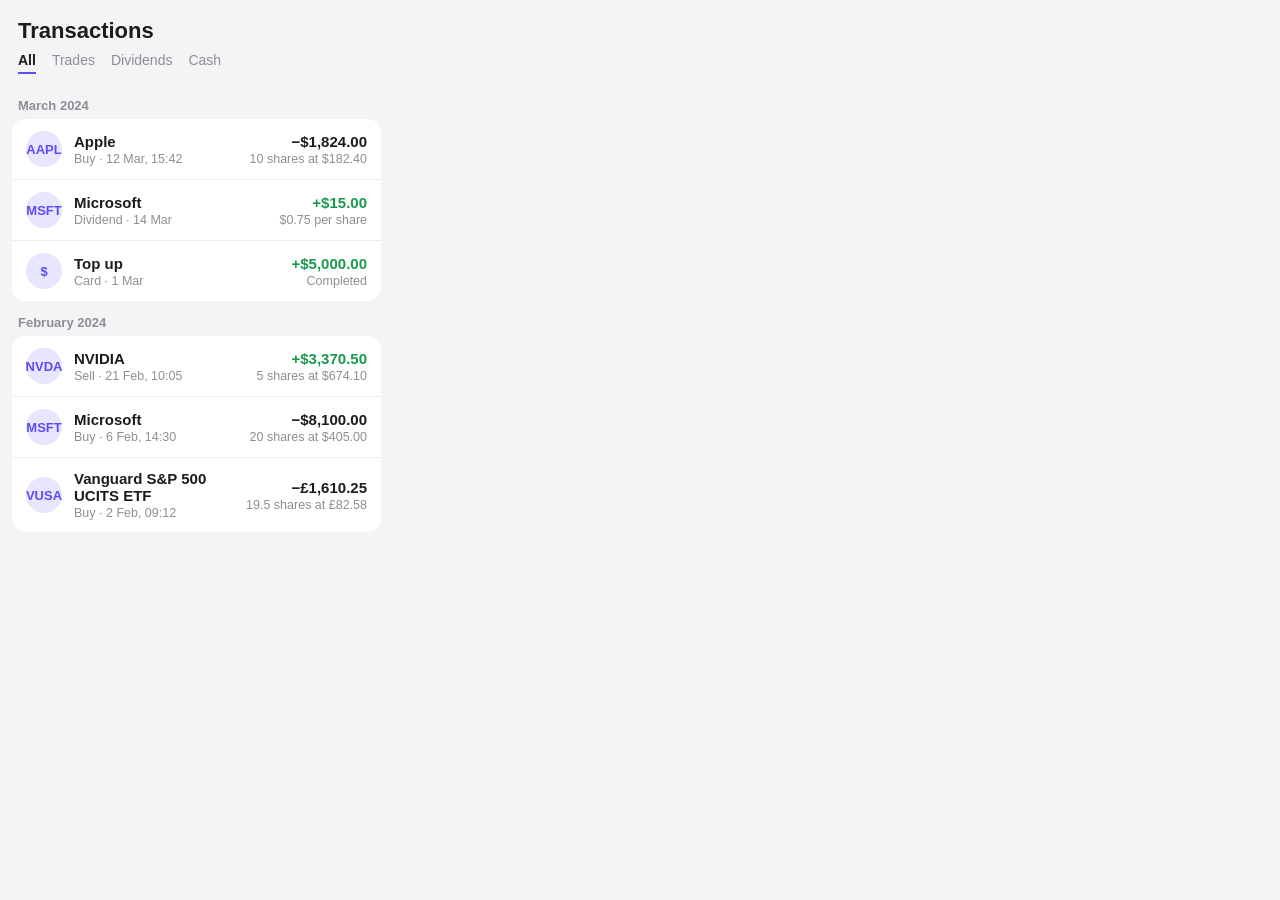
<file: tests/data/import/src/activity.html>
<!doctype html><html><head><meta charset="utf-8"><style>
body{margin:0;background:#f4f4f7;font-family:-apple-system,Helvetica,Arial,sans-serif;color:#1c1c1e;width:393px}
.top{padding:18px 18px 8px;font-size:22px;font-weight:700}.tabs{display:flex;gap:16px;padding:0 18px 10px;color:#8e8e93;font-size:14px}.tabs b{color:#1c1c1e;border-bottom:2px solid #5b4cf5;padding-bottom:4px}
.m{padding:14px 18px 6px;font-size:13px;color:#8e8e93;font-weight:600}
.card{background:#fff;margin:0 12px;border-radius:14px}
.r{display:flex;align-items:center;padding:12px 14px;border-bottom:1px solid #eee}.r:last-child{border:none}
.ic{width:36px;height:36px;border-radius:50%;background:#e8e6ff;color:#5b4cf5;display:flex;align-items:center;justify-content:center;font-weight:700;font-size:13px;margin-right:12px}
.t{flex:1}.t div:first-child{font-size:15px;font-weight:600}.t div:last-child{font-size:12.5px;color:#8e8e93;margin-top:2px}
.a{text-align:right}.a div:first-child{font-size:15px;font-weight:600}.a div:last-child{font-size:12.5px;color:#8e8e93;margin-top:2px}.g{color:#1a9a4b}
</style></head><body>
<div class="top">Transactions</div><div class="tabs"><b>All</b><span>Trades</span><span>Dividends</span><span>Cash</span></div>
<div class="m">March 2024</div><div class="card">
<div class="r"><div class="ic">AAPL</div><div class="t"><div>Apple</div><div>Buy · 12 Mar, 15:42</div></div><div class="a"><div>−$1,824.00</div><div>10 shares at $182.40</div></div></div>
<div class="r"><div class="ic">MSFT</div><div class="t"><div>Microsoft</div><div>Dividend · 14 Mar</div></div><div class="a"><div class="g">+$15.00</div><div>$0.75 per share</div></div></div>
<div class="r"><div class="ic">$</div><div class="t"><div>Top up</div><div>Card · 1 Mar</div></div><div class="a"><div class="g">+$5,000.00</div><div>Completed</div></div></div>
</div>
<div class="m">February 2024</div><div class="card">
<div class="r"><div class="ic">NVDA</div><div class="t"><div>NVIDIA</div><div>Sell · 21 Feb, 10:05</div></div><div class="a"><div class="g">+$3,370.50</div><div>5 shares at $674.10</div></div></div>
<div class="r"><div class="ic">MSFT</div><div class="t"><div>Microsoft</div><div>Buy · 6 Feb, 14:30</div></div><div class="a"><div>−$8,100.00</div><div>20 shares at $405.00</div></div></div>
<div class="r"><div class="ic">VUSA</div><div class="t"><div>Vanguard S&amp;P 500 UCITS ETF</div><div>Buy · 2 Feb, 09:12</div></div><div class="a"><div>−£1,610.25</div><div>19.5 shares at £82.58</div></div></div>
</div></body></html>
</file>
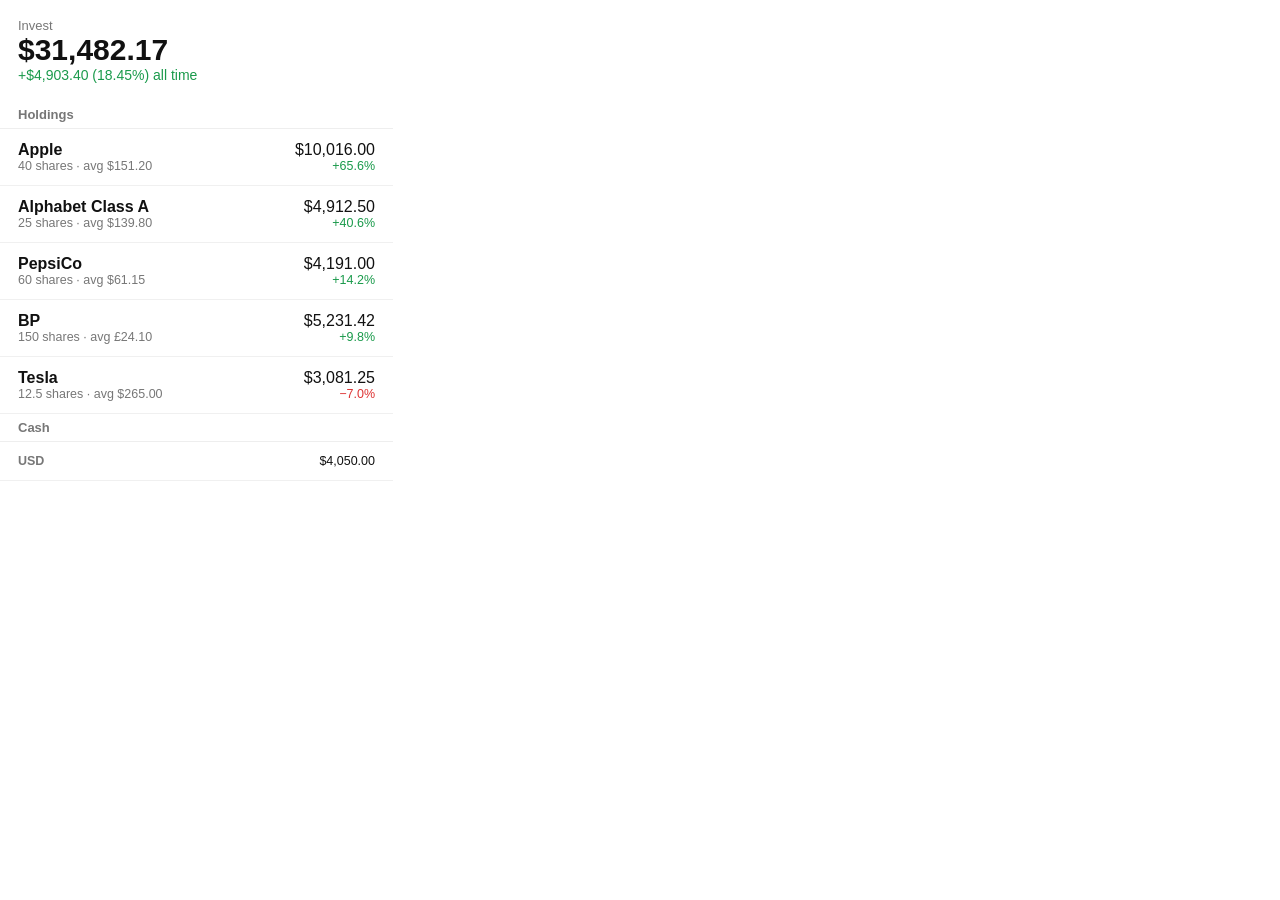
<file: tests/data/import/src/holdings.html>
<!doctype html><html><head><meta charset="utf-8"><style>
body{margin:0;background:#fff;font-family:-apple-system,Helvetica,Arial,sans-serif;color:#111;width:393px}
.h{padding:18px}.h div:first-child{font-size:13px;color:#777}.h div:nth-child(2){font-size:30px;font-weight:700}.h div:nth-child(3){color:#1a9a4b;font-size:14px}
.k{padding:6px 18px;font-size:13px;color:#777;font-weight:600;border-bottom:1px solid #eee}
.r{display:flex;padding:12px 18px;border-bottom:1px solid #f0f0f0}.r .n{flex:1}.r .n div:first-child{font-weight:600}.r .n div:last-child{font-size:12.5px;color:#777}.r .v{text-align:right}.r .v div:last-child{font-size:12.5px}
.g{color:#1a9a4b}.d{color:#d33}
</style></head><body>
<div class="h"><div>Invest</div><div>$31,482.17</div><div>+$4,903.40 (18.45%) all time</div></div>
<div class="k">Holdings</div>
<div class="r"><div class="n"><div>Apple</div><div>40 shares · avg $151.20</div></div><div class="v"><div>$10,016.00</div><div class="g">+65.6%</div></div></div>
<div class="r"><div class="n"><div>Alphabet Class A</div><div>25 shares · avg $139.80</div></div><div class="v"><div>$4,912.50</div><div class="g">+40.6%</div></div></div>
<div class="r"><div class="n"><div>PepsiCo</div><div>60 shares · avg $61.15</div></div><div class="v"><div>$4,191.00</div><div class="g">+14.2%</div></div></div>
<div class="r"><div class="n"><div>BP</div><div>150 shares · avg £24.10</div></div><div class="v"><div>$5,231.42</div><div class="g">+9.8%</div></div></div>
<div class="r"><div class="n"><div>Tesla</div><div>12.5 shares · avg $265.00</div></div><div class="v"><div>$3,081.25</div><div class="d">−7.0%</div></div></div>
<div class="k">Cash</div><div class="r"><div class="n"><div>USD</div></div><div class="v"><div>$4,050.00</div></div></div>
</body></html>
</file>
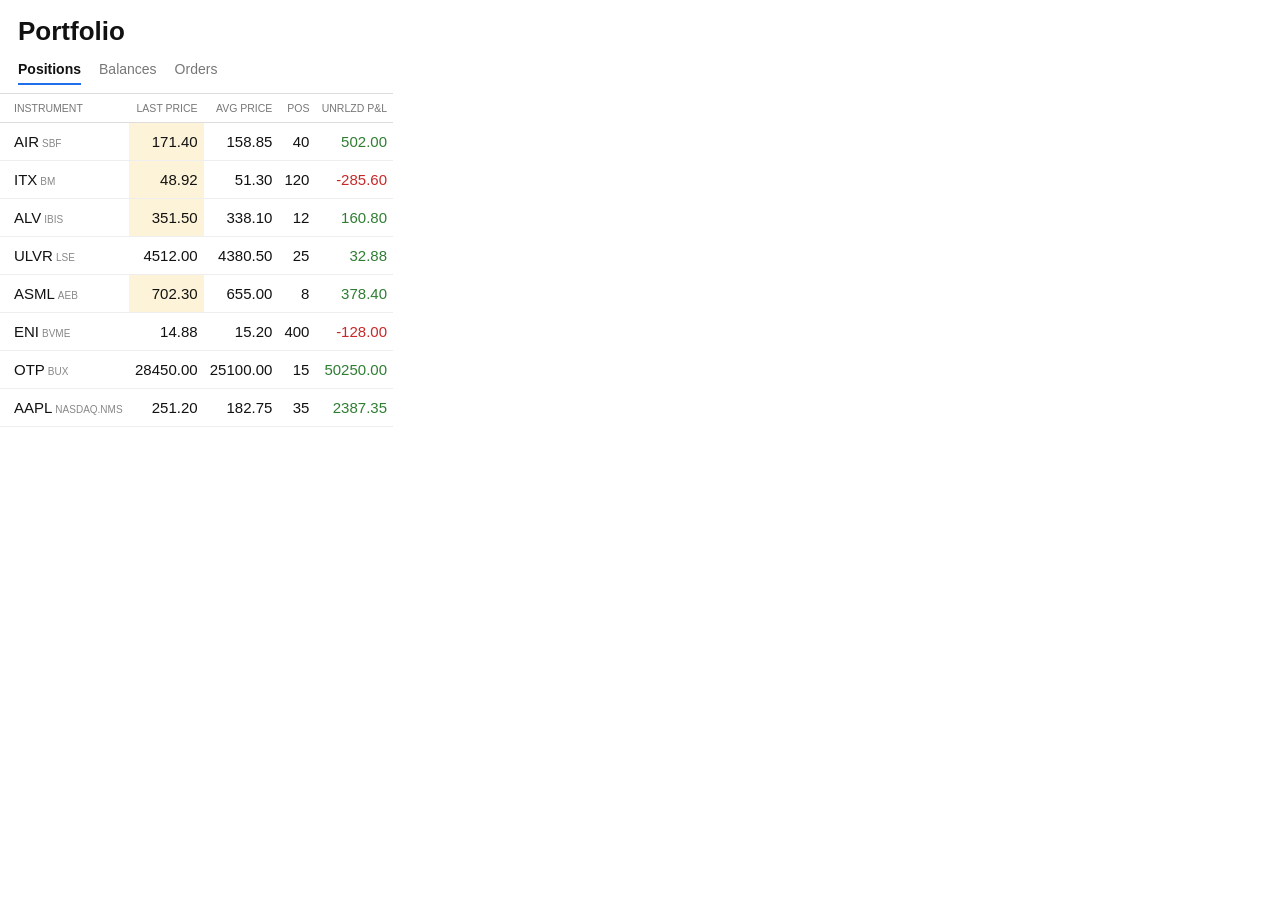
<file: tests/data/import/src/positions.html>
<!doctype html><html><head><meta charset="utf-8"><style>
body{margin:0;background:#fff;font-family:-apple-system,Helvetica,Arial,sans-serif;color:#111;width:393px}
.t{padding:16px 18px 6px;font-size:26px;font-weight:700}
.tabs{display:flex;gap:18px;padding:8px 18px;font-size:14px;color:#777;border-bottom:1px solid #ddd}.tabs b{color:#111;border-bottom:2px solid #1f6feb;padding-bottom:6px}
table{width:100%;border-collapse:collapse;font-size:15px}
th{font-size:10.5px;color:#777;font-weight:500;text-align:right;padding:8px 6px;border-bottom:1px solid #ddd}
th:first-child,td:first-child{text-align:left;padding-left:14px}
td{padding:10px 6px;text-align:right;border-bottom:1px solid #eee;white-space:nowrap}
td small{font-size:10px;color:#888;margin-left:3px}
.lp{background:#fdf3d8}.n{color:#c62828}.p{color:#2e7d32}
</style></head><body>
<div class="t">Portfolio</div>
<div class="tabs"><b>Positions</b><span>Balances</span><span>Orders</span></div>
<table>
<tr><th>INSTRUMENT</th><th>LAST PRICE</th><th>AVG PRICE</th><th>POS</th><th>UNRLZD P&amp;L</th></tr>
<tr><td>AIR<small>SBF</small></td><td class="lp">171.40</td><td>158.85</td><td>40</td><td class="p">502.00</td></tr>
<tr><td>ITX<small>BM</small></td><td class="lp">48.92</td><td>51.30</td><td>120</td><td class="n">-285.60</td></tr>
<tr><td>ALV<small>IBIS</small></td><td class="lp">351.50</td><td>338.10</td><td>12</td><td class="p">160.80</td></tr>
<tr><td>ULVR<small>LSE</small></td><td>4512.00</td><td>4380.50</td><td>25</td><td class="p">32.88</td></tr>
<tr><td>ASML<small>AEB</small></td><td class="lp">702.30</td><td>655.00</td><td>8</td><td class="p">378.40</td></tr>
<tr><td>ENI<small>BVME</small></td><td>14.88</td><td>15.20</td><td>400</td><td class="n">-128.00</td></tr>
<tr><td>OTP<small>BUX</small></td><td>28450.00</td><td>25100.00</td><td>15</td><td class="p">50250.00</td></tr>
<tr><td>AAPL<small>NASDAQ.NMS</small></td><td>251.20</td><td>182.75</td><td>35</td><td class="p">2387.35</td></tr>
</table>
</body></html>
</file>
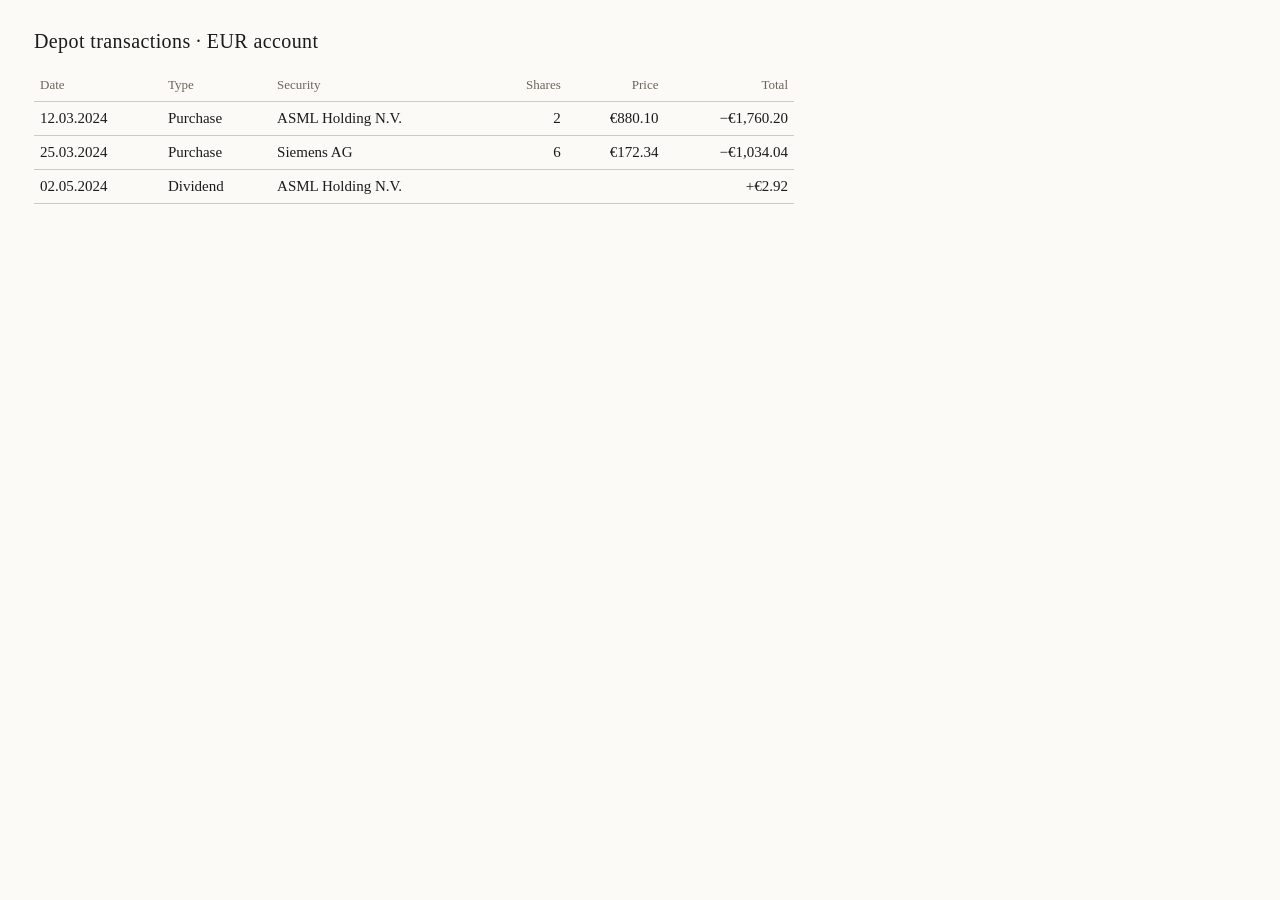
<file: tests/data/import/src/scan_source.html>
<!doctype html>
<html><head><meta charset="utf-8"><title>Contract notes</title>
<!-- Synthetic EUR account page for the import eval; rendered to an image and
     wrapped in a PDF with no text layer, so it exercises the scanned-page path. -->
<style>
body { font-family: Georgia, serif; color: #1b1b1b; margin: 0; padding: 30px 34px; width: 760px; background: #fbfaf7; font-size: 15px; }
h2 { font-size: 20px; margin: 0 0 16px; font-weight: normal; letter-spacing: 0.02em; }
table { width: 100%; border-collapse: collapse; } td, th { padding: 8px 6px; border-bottom: 1px solid #cfcac0; text-align: left; }
th { font-weight: normal; color: #6b655b; font-size: 13px; } td.n, th.n { text-align: right; }
</style></head><body>
<h2>Depot transactions · EUR account</h2>
<table>
<tr><th>Date</th><th>Type</th><th>Security</th><th class="n">Shares</th><th class="n">Price</th><th class="n">Total</th></tr>
<tr><td>12.03.2024</td><td>Purchase</td><td>ASML Holding N.V.</td><td class="n">2</td><td class="n">€880.10</td><td class="n">−€1,760.20</td></tr>
<tr><td>25.03.2024</td><td>Purchase</td><td>Siemens AG</td><td class="n">6</td><td class="n">€172.34</td><td class="n">−€1,034.04</td></tr>
<tr><td>02.05.2024</td><td>Dividend</td><td>ASML Holding N.V.</td><td class="n"></td><td class="n"></td><td class="n">+€2.92</td></tr>
</table>
</body></html>
</file>
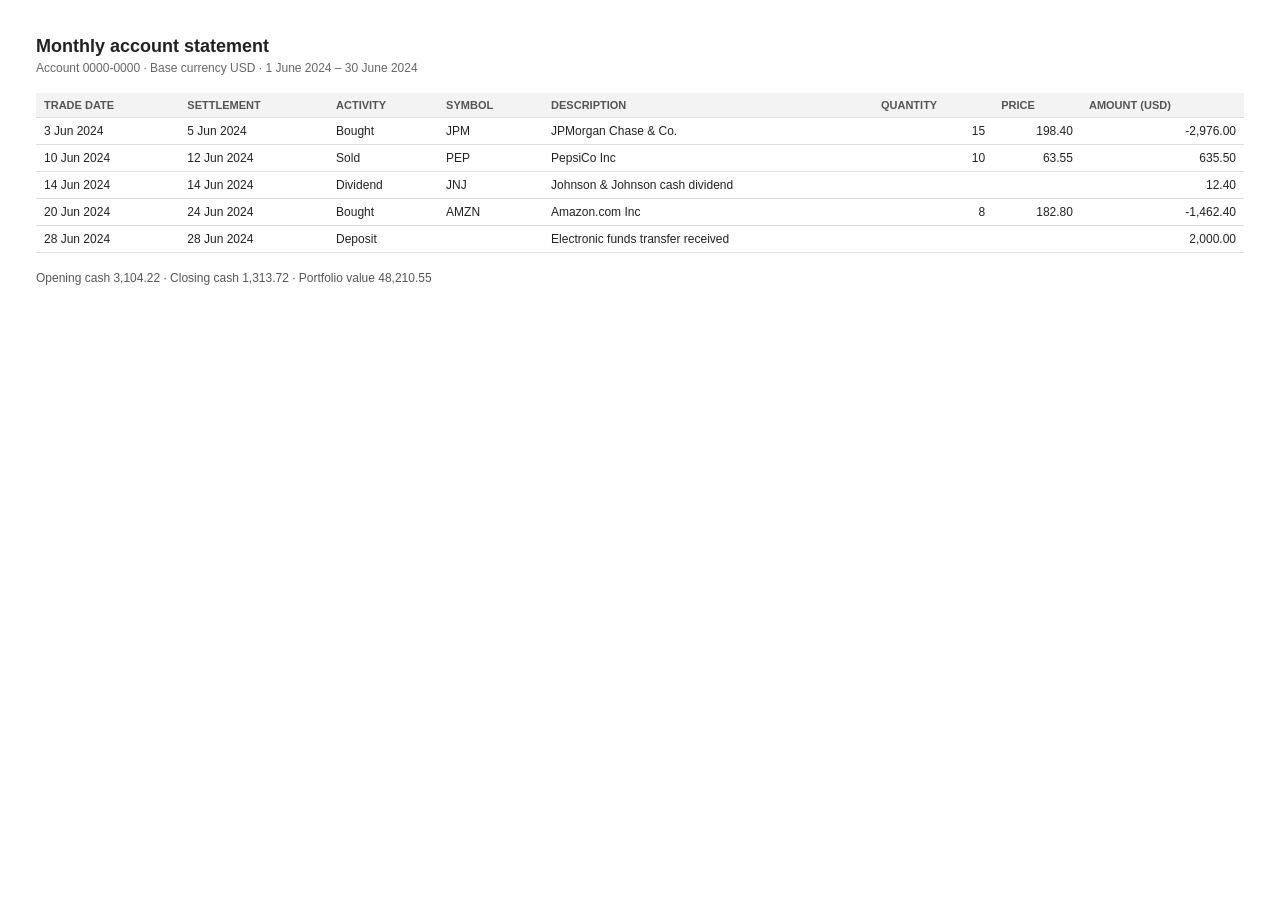
<file: tests/data/import/src/statement.html>
<!doctype html>
<html><head><meta charset="utf-8"><title>Statement</title>
<!-- Synthetic broker statement for the import eval (public tickers, made-up amounts). -->
<style>
body { font-family: Helvetica, Arial, sans-serif; color: #222; margin: 36px; font-size: 12px; }
h1 { font-size: 18px; margin: 0 0 4px; } .sub { color: #666; margin-bottom: 18px; }
table { width: 100%; border-collapse: collapse; } th, td { padding: 6px 8px; border-bottom: 1px solid #ddd; text-align: left; }
th { background: #f3f3f3; font-size: 11px; text-transform: uppercase; color: #555; } td.n { text-align: right; }
.tot { margin-top: 18px; color: #555; }
</style></head><body>
<h1>Monthly account statement</h1>
<div class="sub">Account 0000-0000 · Base currency USD · 1 June 2024 – 30 June 2024</div>
<table>
<tr><th>Trade date</th><th>Settlement</th><th>Activity</th><th>Symbol</th><th>Description</th><th class="n">Quantity</th><th class="n">Price</th><th class="n">Amount (USD)</th></tr>
<tr><td>3 Jun 2024</td><td>5 Jun 2024</td><td>Bought</td><td>JPM</td><td>JPMorgan Chase &amp; Co.</td><td class="n">15</td><td class="n">198.40</td><td class="n">-2,976.00</td></tr>
<tr><td>10 Jun 2024</td><td>12 Jun 2024</td><td>Sold</td><td>PEP</td><td>PepsiCo Inc</td><td class="n">10</td><td class="n">63.55</td><td class="n">635.50</td></tr>
<tr><td>14 Jun 2024</td><td>14 Jun 2024</td><td>Dividend</td><td>JNJ</td><td>Johnson &amp; Johnson cash dividend</td><td class="n"></td><td class="n"></td><td class="n">12.40</td></tr>
<tr><td>20 Jun 2024</td><td>24 Jun 2024</td><td>Bought</td><td>AMZN</td><td>Amazon.com Inc</td><td class="n">8</td><td class="n">182.80</td><td class="n">-1,462.40</td></tr>
<tr><td>28 Jun 2024</td><td>28 Jun 2024</td><td>Deposit</td><td></td><td>Electronic funds transfer received</td><td class="n"></td><td class="n"></td><td class="n">2,000.00</td></tr>
</table>
<div class="tot">Opening cash 3,104.22 · Closing cash 1,313.72 · Portfolio value 48,210.55</div>
</body></html>
</file>
